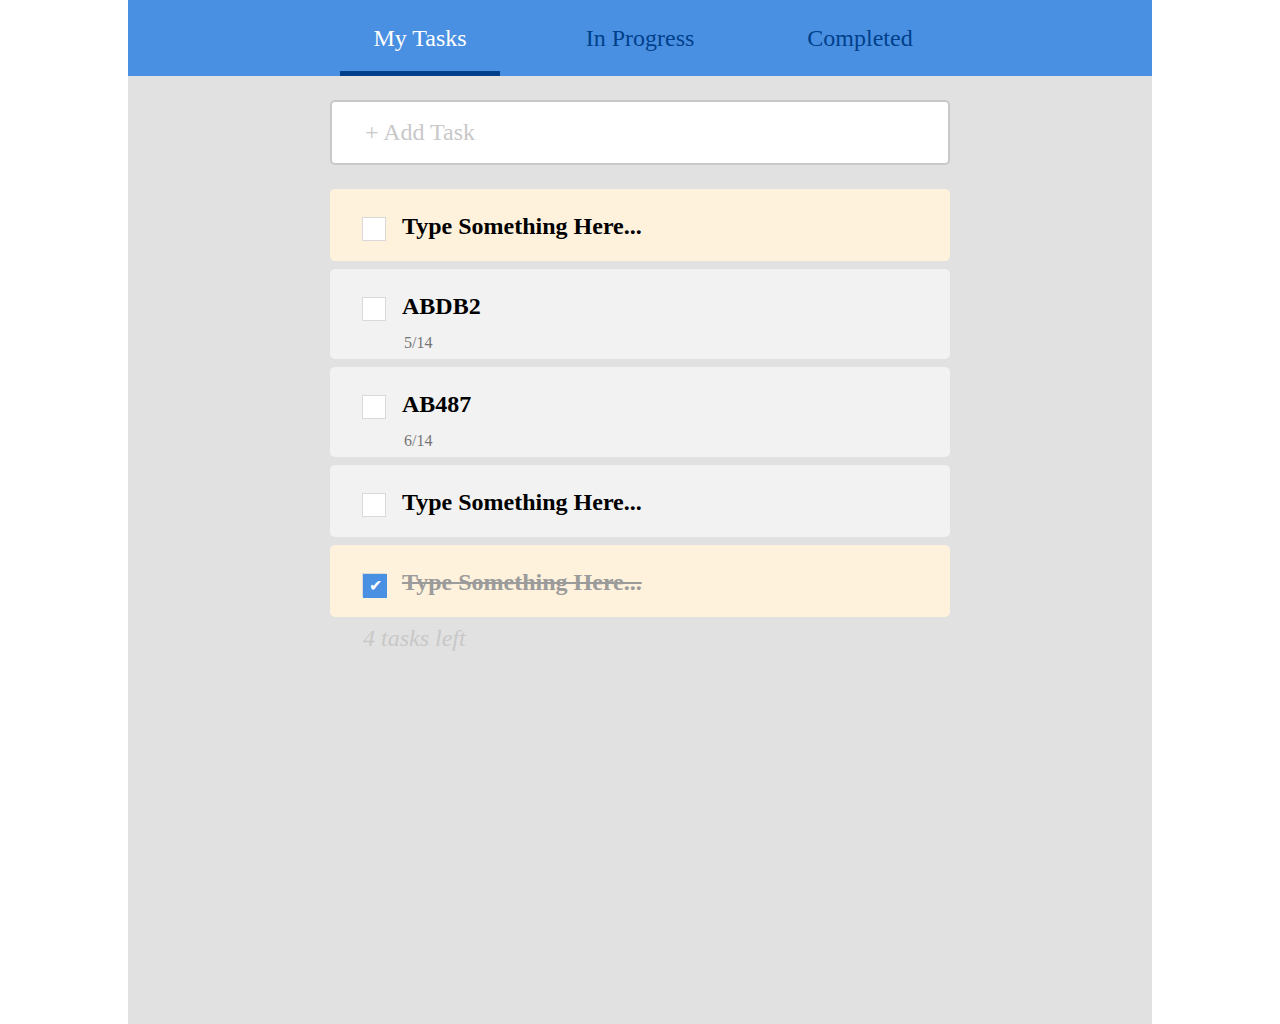
<file: 01_F2E_TodoList/index.html>
<!DOCTYPE html>
<html>

<head>
  <meta charset=utf-8>
  <meta name=viewport content="width=device-width,initial-scale=1">
  <link rel=stylesheet href=https://use.fontawesome.com/releases/v5.0.13/css/all.css integrity=sha384-DNOHZ68U8hZfKXOrtjWvjxusGo9WQnrNx2sqG0tfsghAvtVlRW3tvkXWZh58N9jp
    crossorigin=anonymous>
  <title>01TodoList</title>
  <link href=./static/css/app.57bd8f80299740c044d59985619fd93c.css rel=stylesheet>
</head>

<body>
  <div id=app></div>
  <script type=text/javascript src=./static/js/manifest.2ae2e69a05c33dfc65f8.js></script>
  <script type=text/javascript src=./static/js/vendor.459ac3a173f1d5c9b3a4.js></script>
  <script type=text/javascript src=./static/js/app.cbcde5e392ea447dbe73.js></script>
</body>

</html>
</file>
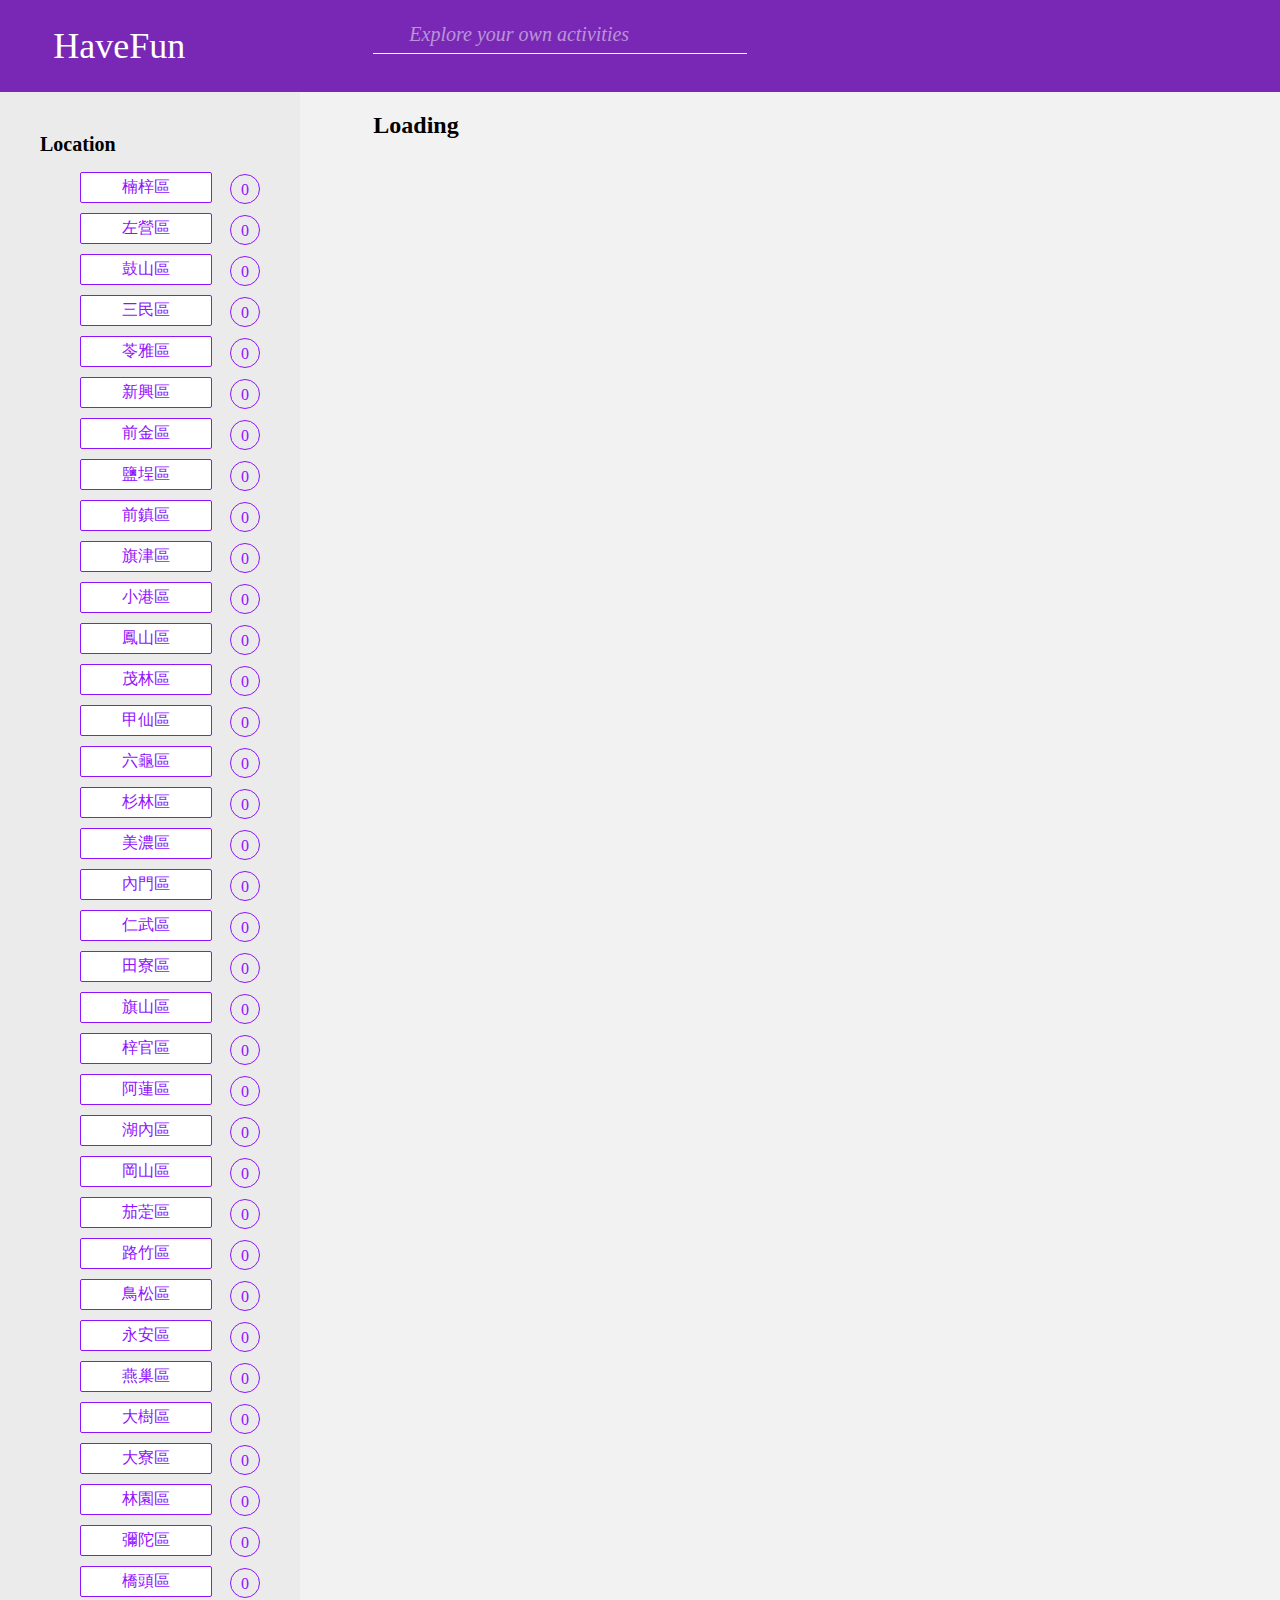
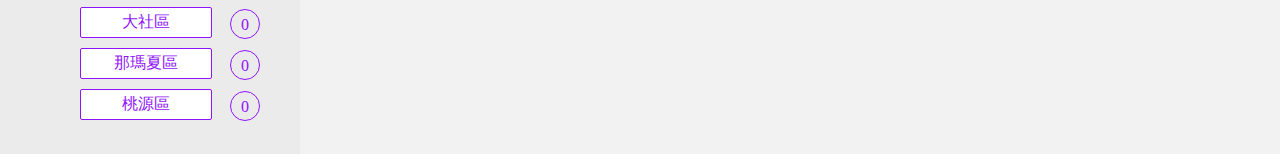
<file: 02_F2E_Filter/index.html>
<!DOCTYPE html>
<html>

<head>
  <meta charset=utf-8>
  <meta name=viewport content="width=device-width,initial-scale=1">
  <title>02filter</title>
  <link rel=stylesheet href=https://use.fontawesome.com/releases/v5.0.13/css/all.css integrity=sha384-DNOHZ68U8hZfKXOrtjWvjxusGo9WQnrNx2sqG0tfsghAvtVlRW3tvkXWZh58N9jp
    crossorigin=anonymous>
  <link href=./static/css/app.03b55ddb8133a145e41bc6f7a55b29cc.css rel=stylesheet>
</head>

<body>
  <div id=app></div>
  <script type=text/javascript src=./static/js/manifest.2ae2e69a05c33dfc65f8.js></script>
  <script type=text/javascript src=./static/js/vendor.a7685521d5dfc7e5a16d.js></script>
  <script type=text/javascript src=./static/js/app.94cfea66bf38bfcfa71b.js></script>
</body>

</html>
</file>
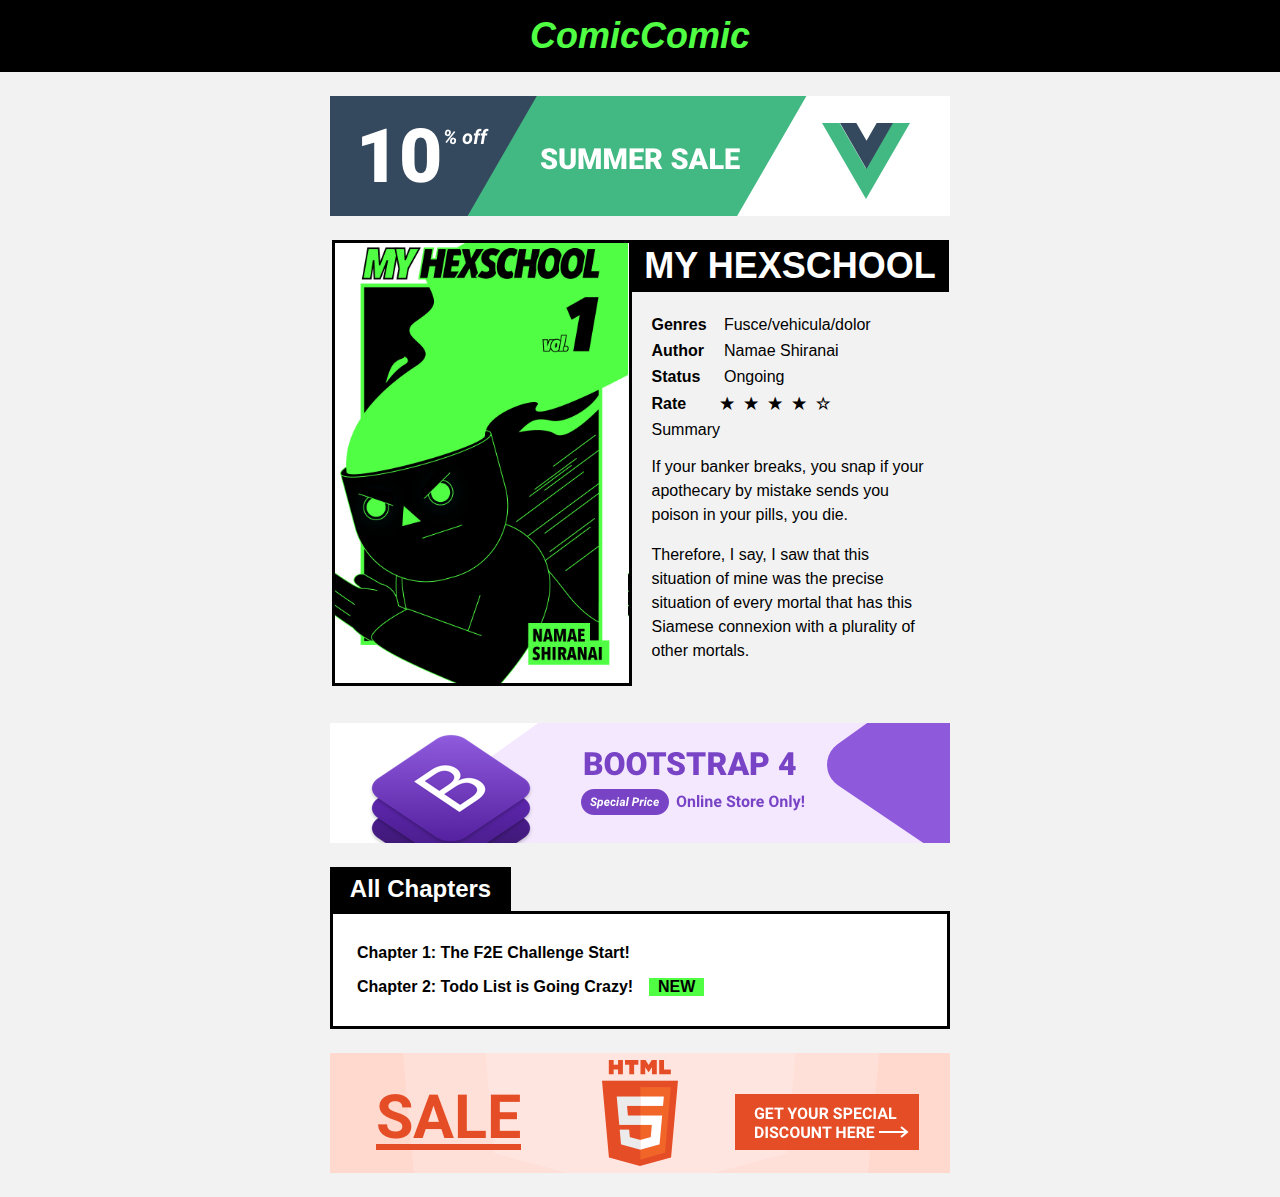
<file: 05_F2E_ComicViewer/index.html>
<!DOCTYPE html><html><head><meta charset=utf-8><meta http-equiv=X-UA-Compatible content="IE=edge"><meta name=viewport content="width=device-width,initial-scale=1"><link rel=icon href=/05_F2E_ComicViewer/favicon.ico><link rel=stylesheet href=https://use.fontawesome.com/releases/v5.1.0/css/all.css integrity=sha384-lKuwvrZot6UHsBSfcMvOkWwlCMgc0TaWr+30HWe3a4ltaBwTZhyTEggF5tJv8tbt crossorigin=anonymous><title>05comic</title><link as=style href=/05_F2E_ComicViewer/css/app.f377b94b.css rel=preload><link as=script href=/05_F2E_ComicViewer/js/app.b2b26220.js rel=preload><link as=script href=/05_F2E_ComicViewer/js/chunk-vendors.a2d68601.js rel=preload><link href=/05_F2E_ComicViewer/css/app.f377b94b.css rel=stylesheet></head><body><noscript><strong>We're sorry but 05comic doesn't work properly without JavaScript enabled. Please enable it to continue.</strong></noscript><div id=app></div><script src=/05_F2E_ComicViewer/js/chunk-vendors.a2d68601.js></script><script src=/05_F2E_ComicViewer/js/app.b2b26220.js></script></body></html>
</file>
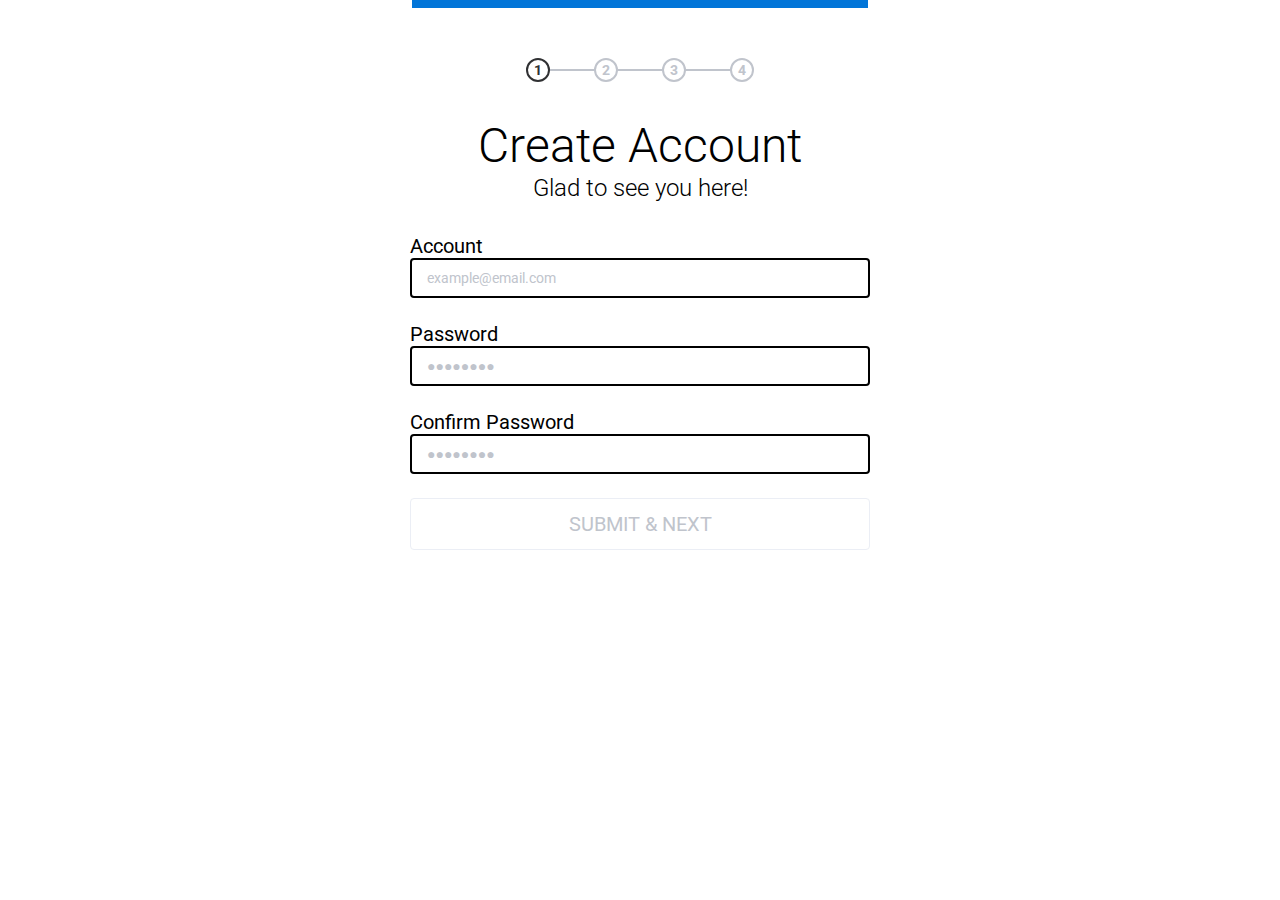
<file: 06_F2E_Validation/index.html>
<!DOCTYPE html>
<html>

<head>
  <meta charset=utf-8>
  <meta http-equiv=X-UA-Compatible
        content="IE=edge">
  <meta name=viewport
        content="width=device-width,initial-scale=1">
  <link rel=icon
        href=./favicon.ico>
  <link href="https://fonts.googleapis.com/css?family=Roboto:300,400"
        rel=stylesheet>
  <link rel=stylesheet
        href=https://use.fontawesome.com/releases/v5.1.0/css/all.css
        integrity=sha384-lKuwvrZot6UHsBSfcMvOkWwlCMgc0TaWr+30HWe3a4ltaBwTZhyTEggF5tJv8tbt
        crossorigin=anonymous>
  <title>06validation</title>
  <link as=style
        href=./css/app.26379bac.css
        rel=preload>
  <link as=style
        href=./css/chunk-vendors.1344b958.css
        rel=preload>
  <link as=script
        href=./js/app.7c3750bc.js
        rel=preload>
  <link as=script
        href=./js/chunk-vendors.3e223666.js
        rel=preload>
  <link href=./css/chunk-vendors.1344b958.css
        rel=stylesheet>
  <link href=./css/app.26379bac.css
        rel=stylesheet>
</head>

<body>
  <noscript>
    <strong>We're sorry but 06validation doesn't work properly without JavaScript enabled. Please enable it to continue.</strong>
  </noscript>
  <div id=app></div>
  <script src=./js/chunk-vendors.3e223666.js></script>
  <script src=./js/app.7c3750bc.js></script>
</body>

</html>
</file>
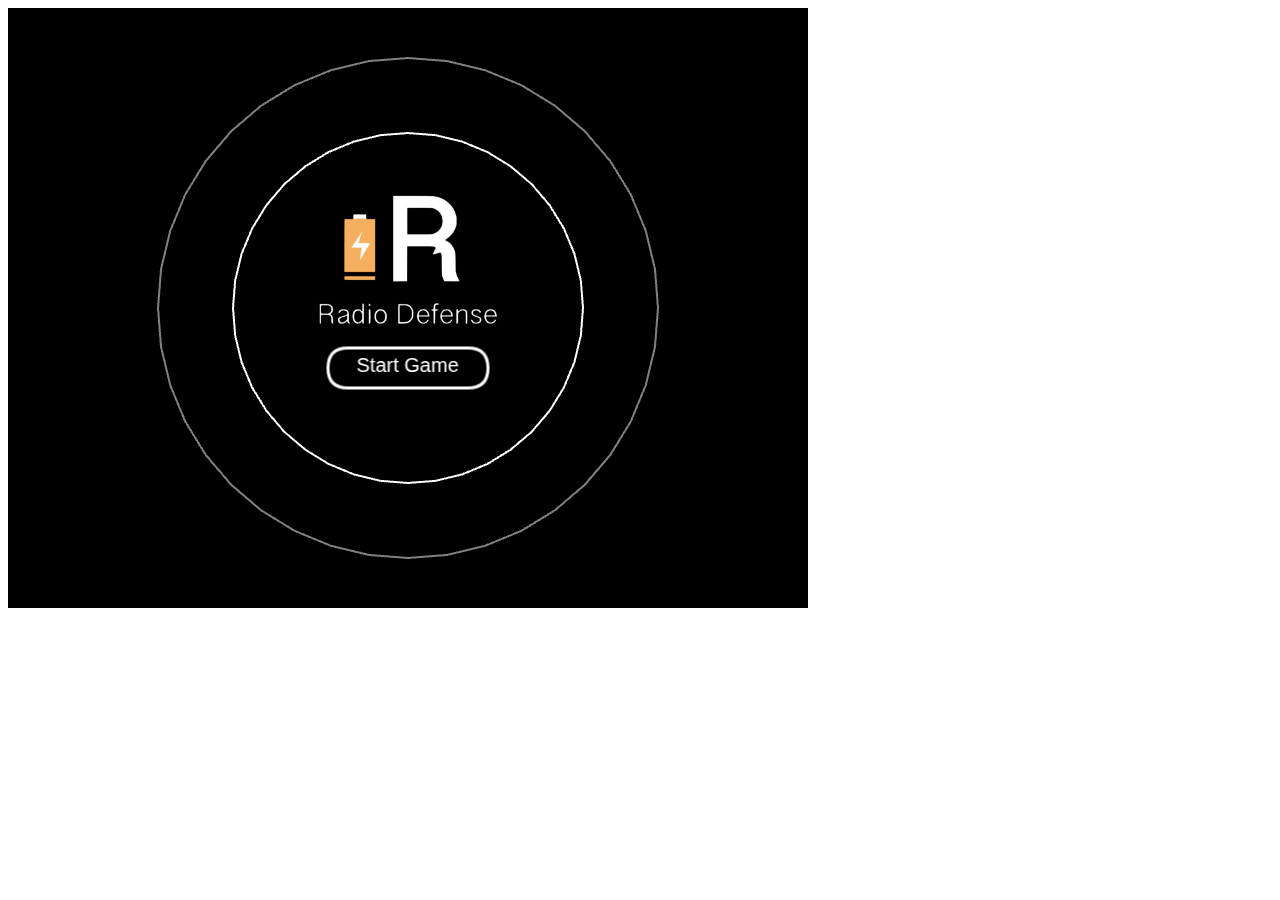
<file: 07_F2E_CanvasGame/index.html>
<!DOCTYPE html>
<html lang="en">
<head>
  <meta charset="UTF-8">
  <title>Spaceship</title>
  <script src="js/libs/phaser.js"></script>
</head>
<body>
  
</body>
<script src="js/prefab/Texture.js"></script>
<script src="js/prefab/PlayerCoreTexture.js"></script>
<script src="js/prefab/PlayerTexture.js"></script>
<script src="js/prefab/PlayerShieldTexture.js"></script>
<script src="js/prefab/PlayerGunTexture.js"></script>
<script src="js/prefab/DoubleGunTexture.js"></script>
<script src="js/prefab/PlayerBulletTexture.js"></script>
<script src="js/prefab/PlayerBullet.js"></script>
<script src="js/prefab/MeteoriteTexture.js"></script>
<script src="js/prefab/UFOTexture.js"></script>
<script src="js/prefab/CarrierTexture.js"></script>
<script src="js/prefab/CarrierBulletTexture.js"></script>
<script src="js/prefab/UFOBulletTexture.js"></script>
<script src="js/prefab/PlayerEnduranceTexture.js"></script>
<script src="js/prefab/UltimateTexture.js"></script>
<script src="js/prefab/LaserTexture.js"></script>

<script src="js/prefab/ItemBox.js"></script>
<script src="js/prefab/Enemy.js"></script>
<script src="js/prefab/EnemyBullet.js"></script>
<script src="js/prefab/UFO.js"></script>
<script src="js/prefab/UFOBullet.js"></script>
<script src="js/prefab/Meteorite.js"></script>
<script src="js/prefab/SmallMeteorite.js"></script>
<script src="js/prefab/Carrier.js"></script>
<script src="js/prefab/CarrierBullet.js"></script>
<script src="js/prefab/Jet.js"></script>
<script src="js/states/StartState.js"></script>
<script src="js/states/PlayState.js"></script>
<script src="js/states/GameoverState.js"></script>
<script src="js/main.js"></script>
</html>
</file>
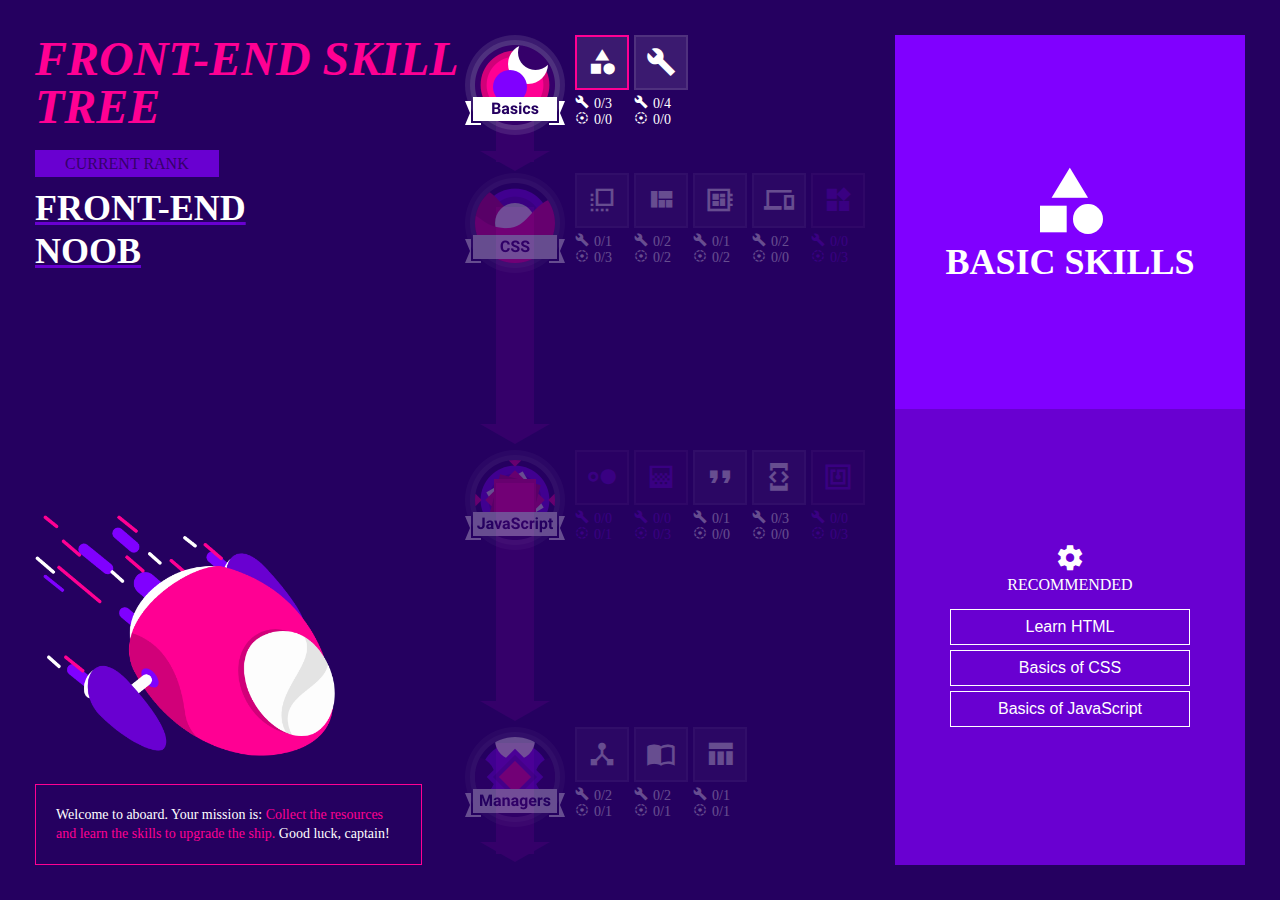
<file: 09_F2E_SkillTree/index.html>
<!DOCTYPE html><html><head><meta charset=utf-8><meta http-equiv=X-UA-Compatible content="IE=edge"><meta name=viewport content="width=device-width,initial-scale=1"><link rel=icon href=/09_F2E_SkillTree/favicon.ico><title>09SkillTree</title><link as=style href=/09_F2E_SkillTree/css/app.27d2de03.css rel=preload><link as=script href=/09_F2E_SkillTree/js/app.c0c8284d.js rel=preload><link as=script href=/09_F2E_SkillTree/js/chunk-vendors.50f87f52.js rel=preload><link href=/09_F2E_SkillTree/css/app.27d2de03.css rel=stylesheet></head><body><noscript><strong>We're sorry but 09skill doesn't work properly without JavaScript enabled. Please enable it to continue.</strong></noscript><div id=app></div><script src=/09_F2E_SkillTree/js/chunk-vendors.50f87f52.js></script><script src=/09_F2E_SkillTree/js/app.c0c8284d.js></script></body></html>
</file>
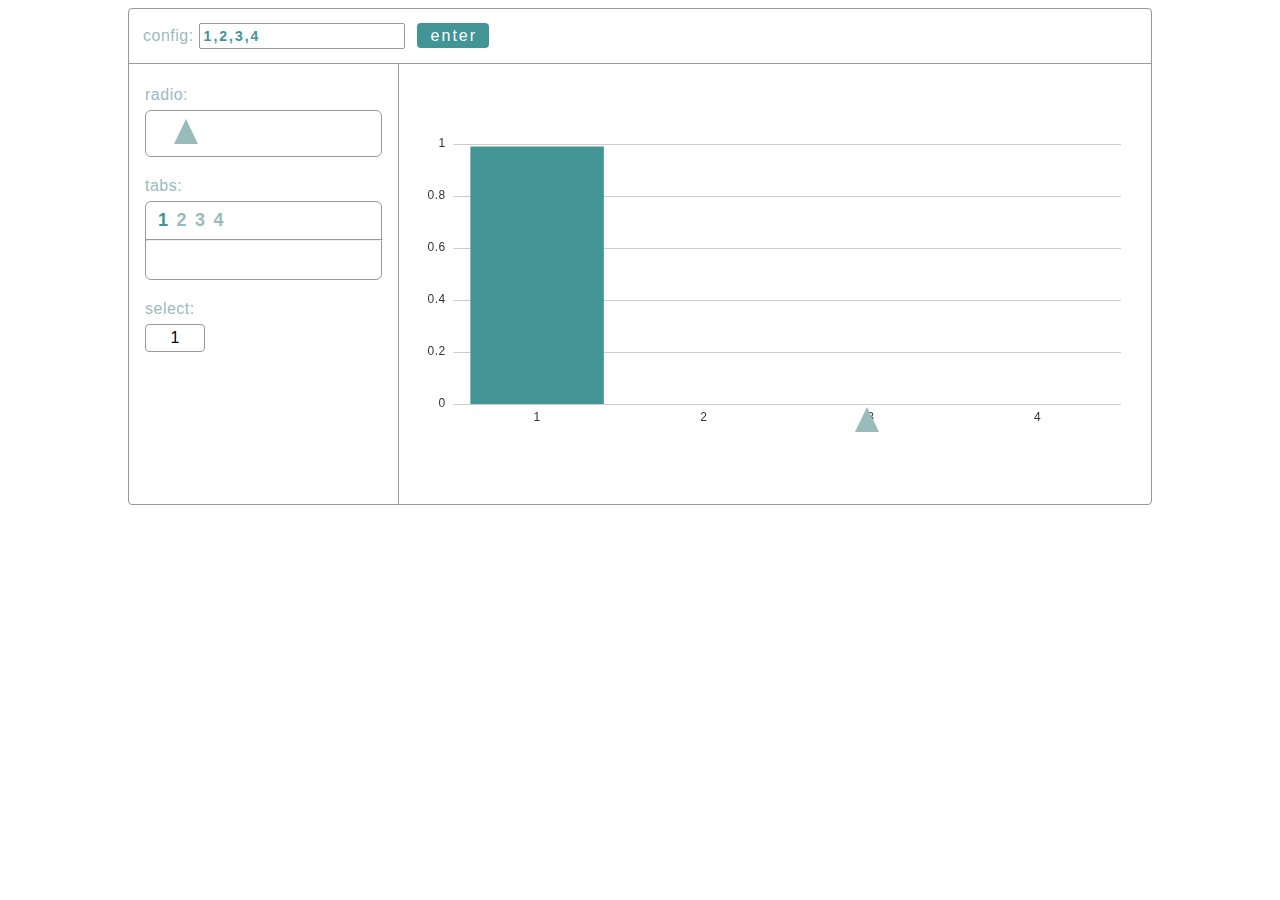
<file: kyper/index.html>
<!DOCTYPE html><html><head><meta charset=utf-8><meta http-equiv=X-UA-Compatible content="IE=edge"><meta name=viewport content="width=device-width,initial-scale=1"><link rel=icon href=./favicon.ico><link rel=stylesheet href=https://use.fontawesome.com/releases/v5.2.0/css/all.css integrity=sha384-hWVjflwFxL6sNzntih27bfxkr27PmbbK/iSvJ+a4+0owXq79v+lsFkW54bOGbiDQ crossorigin=anonymous><title>kyper</title><link as=script href=./app.00e32ffd.js rel=preload><link as=style href=./app.8bc6193d.css rel=preload><link as=script href=./chunk-vendors.6eec9e0a.js rel=preload><link href=./app.8bc6193d.css rel=stylesheet></head><body><noscript><strong>We're sorry but kyper doesn't work properly without JavaScript enabled. Please enable it to continue.</strong></noscript><div id=app></div><script src=./chunk-vendors.6eec9e0a.js></script><script src=./app.00e32ffd.js></script></body></html>
</file>
